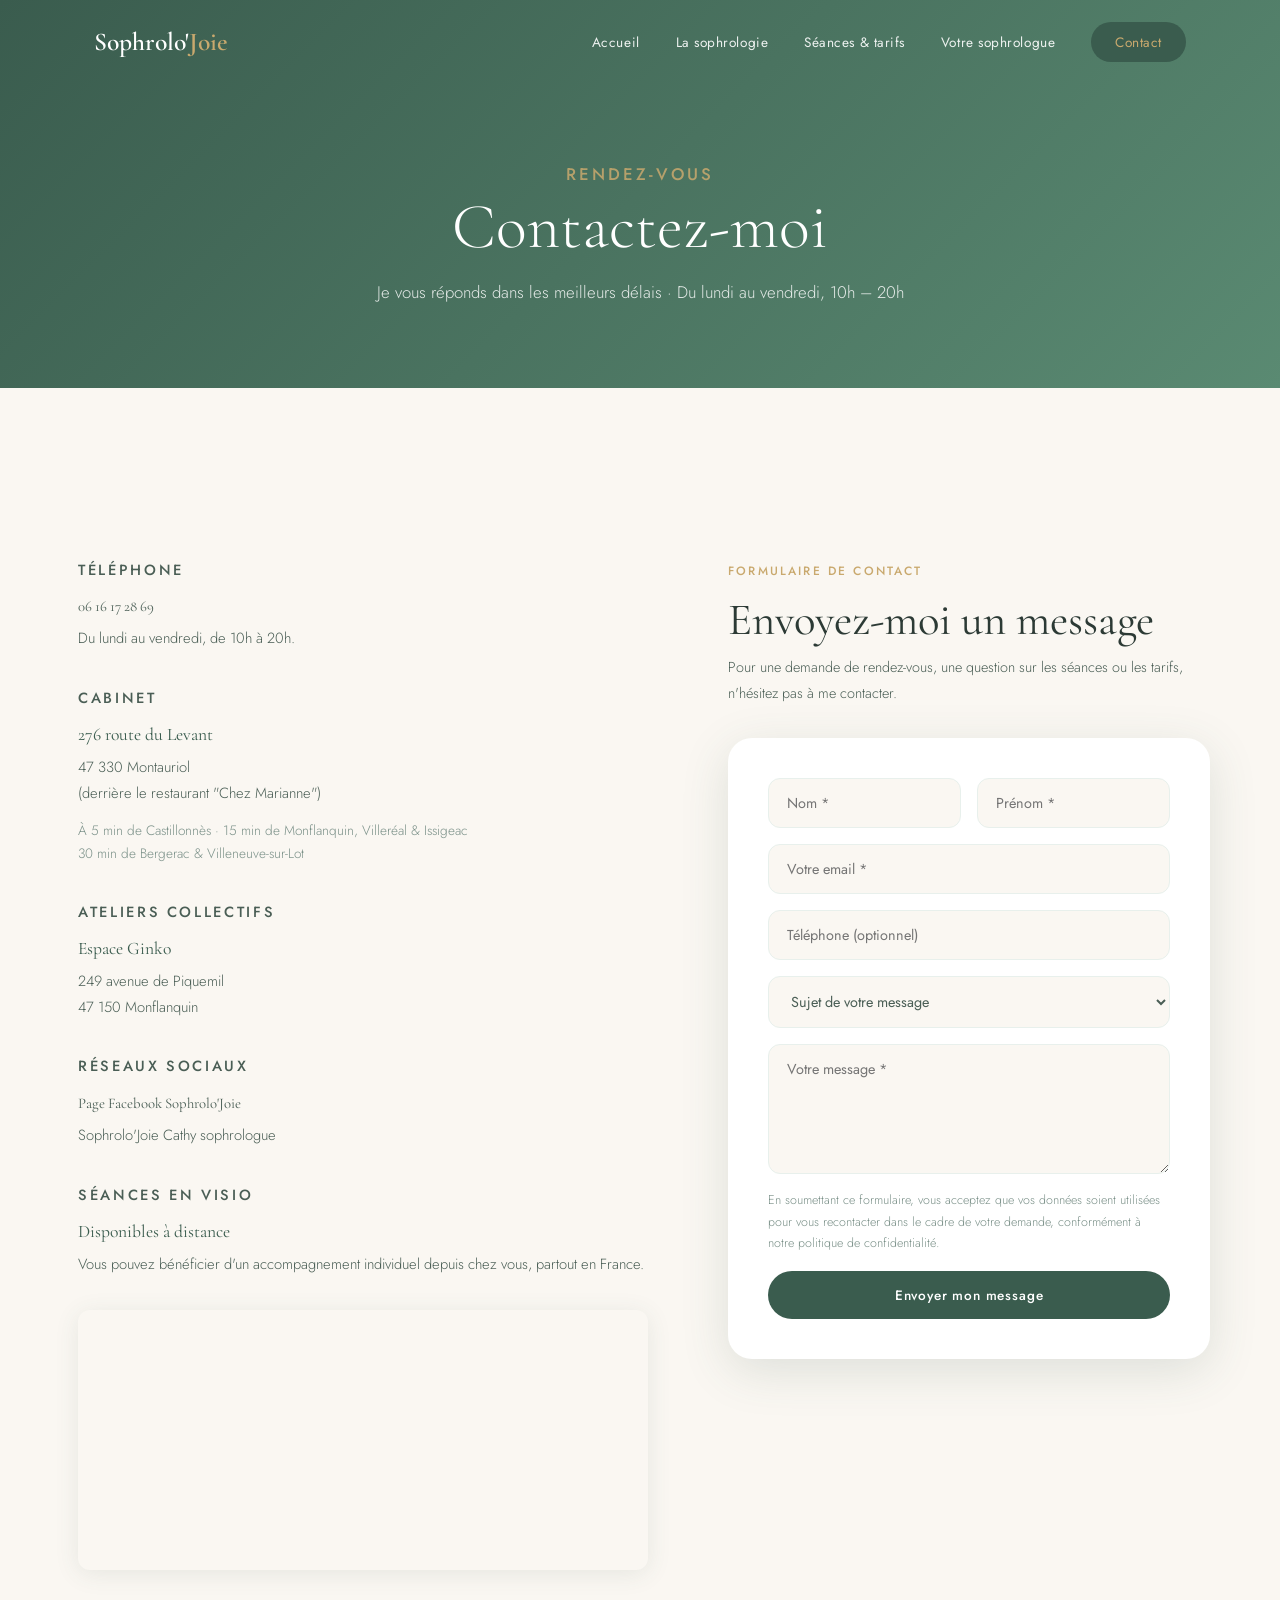
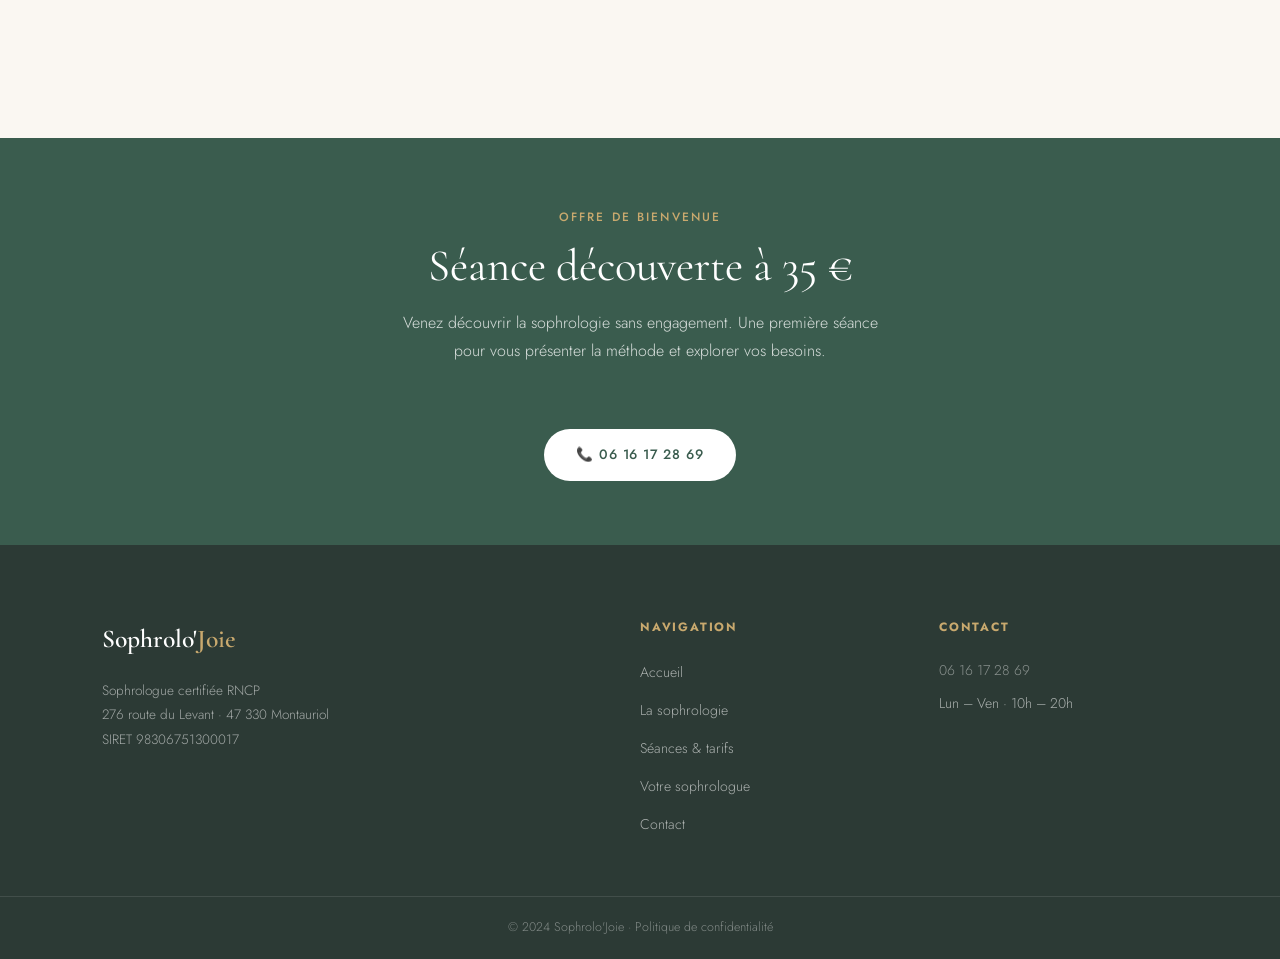
<file: contact.html>
<!DOCTYPE html>
<html lang="fr">
<head>
  <meta charset="UTF-8" />
  <meta name="viewport" content="width=device-width, initial-scale=1.0" />
  <title>Contact – Sophrolo'Joie | Cathy de Almeida Sophrologue</title>
  <meta name="description" content="Contactez Cathy de Almeida, sophrologue à Montauriol. Prise de rendez-vous par téléphone, formulaire ou Facebook. Cabinet 276 route du Levant 47330 Montauriol." />
  <link rel="preconnect" href="https://fonts.googleapis.com" />
  <link rel="preconnect" href="https://fonts.gstatic.com" crossorigin />
  <link href="https://fonts.googleapis.com/css2?family=Cormorant+Garamond:ital,wght@0,300;0,400;0,600;1,300;1,400&family=Jost:wght@300;400;500&display=swap" rel="stylesheet" />
  <link rel="stylesheet" href="styles.css" />
</head>
<body>

  <header class="header scrolled" id="header">
    <nav class="nav container">
      <a href="index.html" class="logo">Sophrolo'<span>Joie</span></a>
      <button class="nav-toggle" id="navToggle" aria-label="Menu">
        <span></span><span></span><span></span>
      </button>
      <ul class="nav-links" id="navLinks">
        <li><a href="index.html">Accueil</a></li>
        <li><a href="la-sophrologie.html">La sophrologie</a></li>
        <li><a href="seances-et-tarifs.html">Séances & tarifs</a></li>
        <li><a href="votre-sophrologue.html">Votre sophrologue</a></li>
        <li><a href="contact.html" class="btn-nav active">Contact</a></li>
      </ul>
    </nav>
  </header>

  <section class="page-hero">
    <div class="container">
      <p class="section-label">Rendez-vous</p>
      <h1>Contactez-moi</h1>
      <p>Je vous réponds dans les meilleurs délais · Du lundi au vendredi, 10h – 20h</p>
    </div>
  </section>

  <!-- CONTACT GRID -->
  <section class="section">
    <div class="container contact-page-grid">

      <!-- INFOS -->
      <div>
        <div class="contact-info-block reveal">
          <p class="section-label">Téléphone</p>
          <h3><a href="tel:0616172869">06 16 17 28 69</a></h3>
          <p>Du lundi au vendredi, de 10h à 20h.</p>
        </div>

        <div class="contact-info-block reveal">
          <p class="section-label">Cabinet</p>
          <h3>276 route du Levant</h3>
          <p>47 330 Montauriol<br />(derrière le restaurant "Chez Marianne")</p>
          <p style="margin-top:12px; font-size:0.85rem; color:var(--text-light);">
            À 5 min de Castillonnès · 15 min de Monflanquin, Villeréal & Issigeac<br />
            30 min de Bergerac & Villeneuve-sur-Lot
          </p>
        </div>

        <div class="contact-info-block reveal">
          <p class="section-label">Ateliers collectifs</p>
          <h3>Espace Ginko</h3>
          <p>249 avenue de Piquemil<br />47 150 Monflanquin</p>
        </div>

        <div class="contact-info-block reveal">
          <p class="section-label">Réseaux sociaux</p>
          <h3><a href="https://www.facebook.com" target="_blank" rel="noopener">Page Facebook Sophrolo'Joie</a></h3>
          <p>Sophrolo'Joie Cathy sophrologue</p>
        </div>

        <div class="contact-info-block reveal">
          <p class="section-label">Séances en visio</p>
          <h3>Disponibles à distance</h3>
          <p>Vous pouvez bénéficier d'un accompagnement individuel depuis chez vous, partout en France.</p>
        </div>

        <!-- CARTE -->
        <div class="map-embed reveal">
          <iframe
            src="https://www.google.com/maps/embed?pb=!1m18!1m12!1m3!1d2840.0!2d0.7850!3d44.6450!2m3!1f0!2f0!3f0!3m2!1i1024!2i768!4f13.1!3m3!1m2!1s0x12aabf9e3b8b4b4b%3A0x0!2sMontauriol%2C%2047330!5e0!3m2!1sfr!2sfr!4v1700000000000!5m2!1sfr!2sfr"
            width="100%"
            height="260"
            style="border:0;"
            allowfullscreen=""
            loading="lazy"
            referrerpolicy="no-referrer-when-downgrade"
            title="Localisation du cabinet Sophrolo'Joie"
          ></iframe>
        </div>
      </div>

      <!-- FORMULAIRE -->
      <div class="contact-page-form reveal">
        <p class="section-label">Formulaire de contact</p>
        <h2 style="margin-bottom:8px;">Envoyez-moi un message</h2>
        <p style="color:var(--text-mid); margin-bottom:32px; font-size:0.9rem;">Pour une demande de rendez-vous, une question sur les séances ou les tarifs, n'hésitez pas à me contacter.</p>

        <form class="contact-form" id="contactForm">
          <div class="form-row">
            <input type="text" name="nom" placeholder="Nom *" required />
            <input type="text" name="prenom" placeholder="Prénom *" required />
          </div>
          <input type="email" name="email" placeholder="Votre email *" required />
          <input type="tel" name="tel" placeholder="Téléphone (optionnel)" />
          <select name="sujet" style="padding:14px 18px; border:1.5px solid var(--green-pale); border-radius:12px; font-family:var(--font-body); font-size:0.9rem; color:var(--text-mid); background:var(--cream); outline:none; width:100%;">
            <option value="">Sujet de votre message</option>
            <option>Demande de rendez-vous</option>
            <option>Renseignements sur les séances</option>
            <option>Renseignements sur les tarifs</option>
            <option>Atelier collectif</option>
            <option>Autre</option>
          </select>
          <textarea name="message" placeholder="Votre message *" rows="5" required></textarea>
          <p style="font-size:0.78rem; color:var(--text-light);">En soumettant ce formulaire, vous acceptez que vos données soient utilisées pour vous recontacter dans le cadre de votre demande, conformément à notre politique de confidentialité.</p>
          <button type="submit" class="btn btn-primary">Envoyer mon message</button>
          <p class="form-success" id="formSuccess">✅ Merci, votre message a bien été envoyé ! Je vous répondrai dans les meilleurs délais.</p>
        </form>
      </div>

    </div>
  </section>

  <!-- OFFRE RAPPEL -->
  <section class="section bg-green" style="padding:64px 0;">
    <div class="container" style="text-align:center;">
      <p class="section-label" style="color:var(--gold);">Offre de bienvenue</p>
      <h2 style="color:var(--warm-white); margin-bottom:16px;">Séance découverte à 35 €</h2>
      <p style="color:rgba(255,255,255,0.8); max-width:480px; margin:0 auto 32px;">Venez découvrir la sophrologie sans engagement. Une première séance pour vous présenter la méthode et explorer vos besoins.</p>
      <a href="tel:0616172869" class="btn btn-white">📞 06 16 17 28 69</a>
    </div>
  </section>

  <footer class="footer">
    <div class="container footer-inner">
      <div class="footer-brand">
        <a href="index.html" class="logo">Sophrolo'<span>Joie</span></a>
        <p>Sophrologue certifiée RNCP<br />276 route du Levant · 47 330 Montauriol</p>
        <p>SIRET 98306751300017</p>
      </div>
      <div class="footer-links">
        <h4>Navigation</h4>
        <ul>
          <li><a href="index.html">Accueil</a></li>
          <li><a href="la-sophrologie.html">La sophrologie</a></li>
          <li><a href="seances-et-tarifs.html">Séances & tarifs</a></li>
          <li><a href="votre-sophrologue.html">Votre sophrologue</a></li>
          <li><a href="contact.html">Contact</a></li>
        </ul>
      </div>
      <div class="footer-contact">
        <h4>Contact</h4>
        <p><a href="tel:0616172869">06 16 17 28 69</a></p>
        <p>Lun – Ven · 10h – 20h</p>
      </div>
    </div>
    <div class="footer-bottom">
      <p>© 2024 Sophrolo'Joie · <a href="#">Politique de confidentialité</a></p>
    </div>
  </footer>

  <script src="script.js"></script>
</body>
</html>
</file>
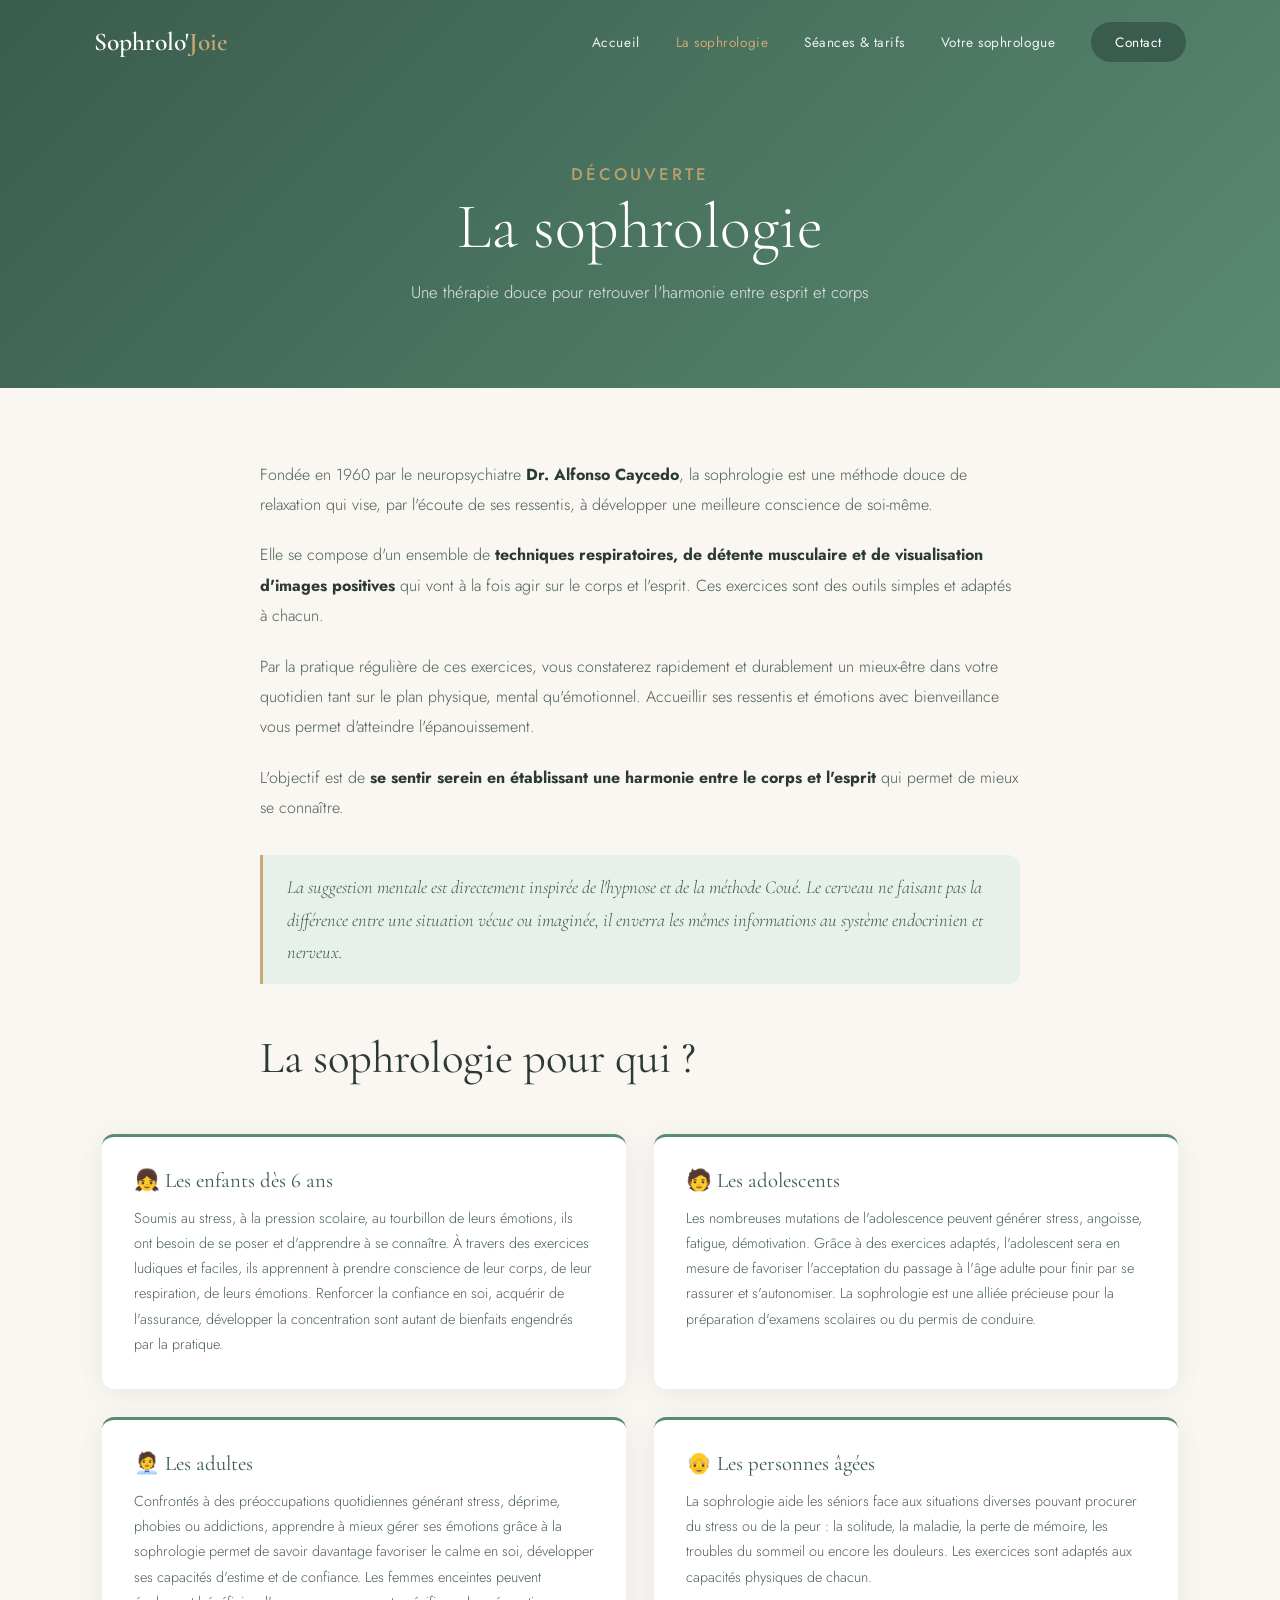
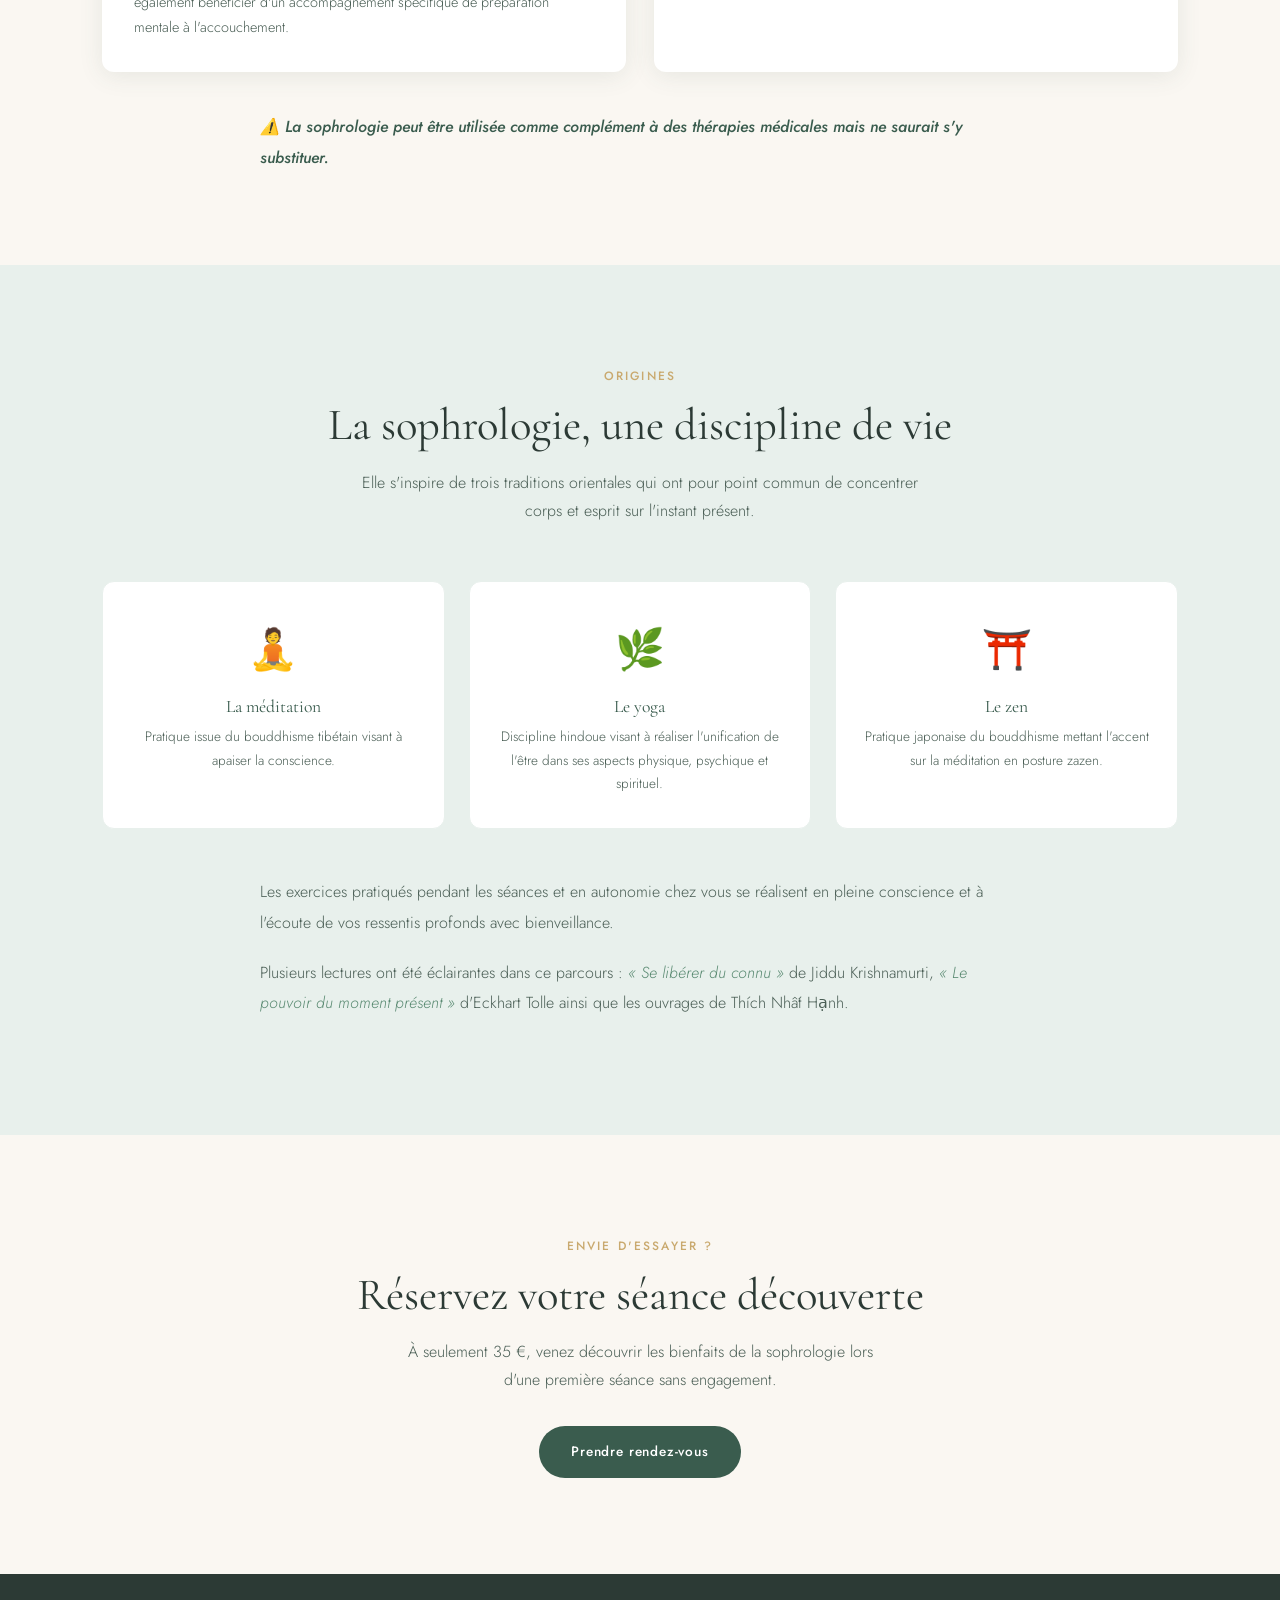
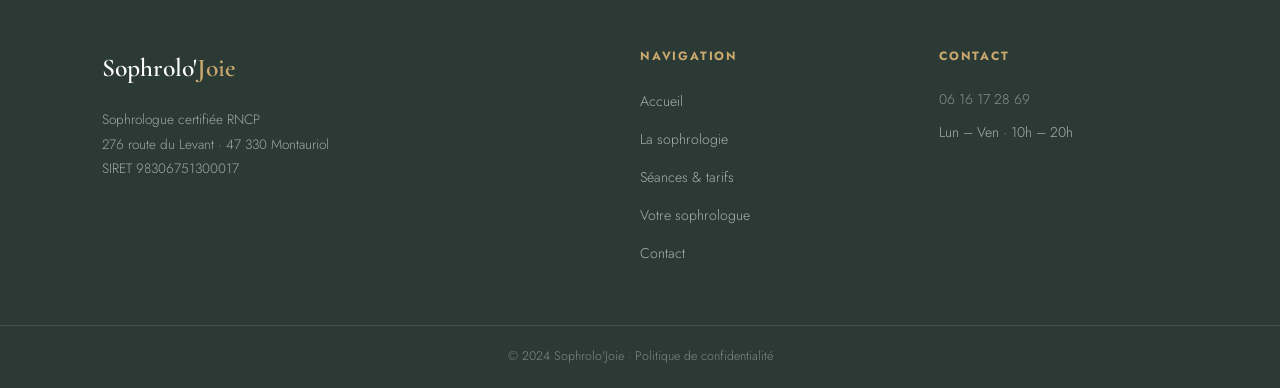
<file: la-sophrologie.html>
<!DOCTYPE html>
<html lang="fr">
<head>
  <meta charset="UTF-8" />
  <meta name="viewport" content="width=device-width, initial-scale=1.0" />
  <title>La sophrologie – Sophrolo'Joie | Cathy de Almeida</title>
  <meta name="description" content="Découvrez la sophrologie : une méthode douce de relaxation fondée en 1960. Thérapie pour enfants, adolescents, adultes et séniors." />
  <link rel="preconnect" href="https://fonts.googleapis.com" />
  <link rel="preconnect" href="https://fonts.gstatic.com" crossorigin />
  <link href="https://fonts.googleapis.com/css2?family=Cormorant+Garamond:ital,wght@0,300;0,400;0,600;1,300;1,400&family=Jost:wght@300;400;500&display=swap" rel="stylesheet" />
  <link rel="stylesheet" href="styles.css" />
</head>
<body>

  <header class="header scrolled" id="header">
    <nav class="nav container">
      <a href="index.html" class="logo">Sophrolo'<span>Joie</span></a>
      <button class="nav-toggle" id="navToggle" aria-label="Menu">
        <span></span><span></span><span></span>
      </button>
      <ul class="nav-links" id="navLinks">
        <li><a href="index.html">Accueil</a></li>
        <li><a href="la-sophrologie.html" class="active">La sophrologie</a></li>
        <li><a href="seances-et-tarifs.html">Séances & tarifs</a></li>
        <li><a href="votre-sophrologue.html">Votre sophrologue</a></li>
        <li><a href="contact.html" class="btn-nav">Contact</a></li>
      </ul>
    </nav>
  </header>

  <!-- PAGE HERO -->
  <section class="page-hero">
    <div class="container">
      <p class="section-label">Découverte</p>
      <h1>La sophrologie</h1>
      <p>Une thérapie douce pour retrouver l'harmonie entre esprit et corps</p>
    </div>
  </section>

  <!-- INTRO -->
  <section class="content-section section">
    <div class="container">
      <div class="content-prose">
        <p class="reveal">Fondée en 1960 par le neuropsychiatre <strong>Dr. Alfonso Caycedo</strong>, la sophrologie est une méthode douce de relaxation qui vise, par l'écoute de ses ressentis, à développer une meilleure conscience de soi-même.</p>
        <p class="reveal">Elle se compose d'un ensemble de <strong>techniques respiratoires, de détente musculaire et de visualisation d'images positives</strong> qui vont à la fois agir sur le corps et l'esprit. Ces exercices sont des outils simples et adaptés à chacun.</p>
        <p class="reveal">Par la pratique régulière de ces exercices, vous constaterez rapidement et durablement un mieux-être dans votre quotidien tant sur le plan physique, mental qu'émotionnel. Accueillir ses ressentis et émotions avec bienveillance vous permet d'atteindre l'épanouissement.</p>
        <p class="reveal">L'objectif est de <strong>se sentir serein en établissant une harmonie entre le corps et l'esprit</strong> qui permet de mieux se connaître.</p>

        <div class="quote reveal">
          La suggestion mentale est directement inspirée de l'hypnose et de la méthode Coué. Le cerveau ne faisant pas la différence entre une situation vécue ou imaginée, il enverra les mêmes informations au système endocrinien et nerveux.
        </div>

        <h2 class="reveal">La sophrologie pour qui ?</h2>
      </div>

      <!-- AUDIENCES -->
      <div class="audience-grid">
        <div class="audience-card reveal">
          <h3>👧 Les enfants dès 6 ans</h3>
          <p>Soumis au stress, à la pression scolaire, au tourbillon de leurs émotions, ils ont besoin de se poser et d'apprendre à se connaître. À travers des exercices ludiques et faciles, ils apprennent à prendre conscience de leur corps, de leur respiration, de leurs émotions. Renforcer la confiance en soi, acquérir de l'assurance, développer la concentration sont autant de bienfaits engendrés par la pratique.</p>
        </div>
        <div class="audience-card reveal">
          <h3>🧑 Les adolescents</h3>
          <p>Les nombreuses mutations de l'adolescence peuvent générer stress, angoisse, fatigue, démotivation. Grâce à des exercices adaptés, l'adolescent sera en mesure de favoriser l'acceptation du passage à l'âge adulte pour finir par se rassurer et s'autonomiser. La sophrologie est une alliée précieuse pour la préparation d'examens scolaires ou du permis de conduire.</p>
        </div>
        <div class="audience-card reveal">
          <h3>🧑‍💼 Les adultes</h3>
          <p>Confrontés à des préoccupations quotidiennes générant stress, déprime, phobies ou addictions, apprendre à mieux gérer ses émotions grâce à la sophrologie permet de savoir davantage favoriser le calme en soi, développer ses capacités d'estime et de confiance. Les femmes enceintes peuvent également bénéficier d'un accompagnement spécifique de préparation mentale à l'accouchement.</p>
        </div>
        <div class="audience-card reveal">
          <h3>👴 Les personnes âgées</h3>
          <p>La sophrologie aide les séniors face aux situations diverses pouvant procurer du stress ou de la peur : la solitude, la maladie, la perte de mémoire, les troubles du sommeil ou encore les douleurs. Les exercices sont adaptés aux capacités physiques de chacun.</p>
        </div>
      </div>

      <div class="content-prose" style="margin-top:40px;">
        <p class="reveal" style="font-weight:500; color:var(--green-dark); font-style:italic;">⚠️ La sophrologie peut être utilisée comme complément à des thérapies médicales mais ne saurait s'y substituer.</p>
      </div>
    </div>
  </section>

  <!-- TRADITIONS -->
  <section class="section bg-light">
    <div class="container">
      <div class="section-header reveal">
        <p class="section-label">Origines</p>
        <h2>La sophrologie, une discipline de vie</h2>
        <p style="color:var(--text-mid); max-width:560px; margin:16px auto 0;">Elle s'inspire de trois traditions orientales qui ont pour point commun de concentrer corps et esprit sur l'instant présent.</p>
      </div>
      <div class="traditions-grid">
        <div class="tradition-card reveal">
          <div class="icon">🧘</div>
          <h3>La méditation</h3>
          <p>Pratique issue du bouddhisme tibétain visant à apaiser la conscience.</p>
        </div>
        <div class="tradition-card reveal">
          <div class="icon">🌿</div>
          <h3>Le yoga</h3>
          <p>Discipline hindoue visant à réaliser l'unification de l'être dans ses aspects physique, psychique et spirituel.</p>
        </div>
        <div class="tradition-card reveal">
          <div class="icon">⛩️</div>
          <h3>Le zen</h3>
          <p>Pratique japonaise du bouddhisme mettant l'accent sur la méditation en posture zazen.</p>
        </div>
      </div>
      <div class="content-prose" style="margin-top:48px;">
        <p class="reveal">Les exercices pratiqués pendant les séances et en autonomie chez vous se réalisent en pleine conscience et à l'écoute de vos ressentis profonds avec bienveillance.</p>
        <p class="reveal">Plusieurs lectures ont été éclairantes dans ce parcours : <em>« Se libérer du connu »</em> de Jiddu Krishnamurti, <em>« Le pouvoir du moment présent »</em> d'Eckhart Tolle ainsi que les ouvrages de Thích Nhất Hạnh.</p>
      </div>
    </div>
  </section>

  <!-- CTA -->
  <section class="section" style="text-align:center;">
    <div class="container">
      <p class="section-label reveal">Envie d'essayer ?</p>
      <h2 class="reveal">Réservez votre séance découverte</h2>
      <p class="reveal" style="color:var(--text-mid); max-width:480px; margin:16px auto 32px;">À seulement 35 €, venez découvrir les bienfaits de la sophrologie lors d'une première séance sans engagement.</p>
      <a href="contact.html" class="btn btn-primary reveal">Prendre rendez-vous</a>
    </div>
  </section>

  <footer class="footer">
    <div class="container footer-inner">
      <div class="footer-brand">
        <a href="index.html" class="logo">Sophrolo'<span>Joie</span></a>
        <p>Sophrologue certifiée RNCP<br />276 route du Levant · 47 330 Montauriol</p>
        <p>SIRET 98306751300017</p>
      </div>
      <div class="footer-links">
        <h4>Navigation</h4>
        <ul>
          <li><a href="index.html">Accueil</a></li>
          <li><a href="la-sophrologie.html">La sophrologie</a></li>
          <li><a href="seances-et-tarifs.html">Séances & tarifs</a></li>
          <li><a href="votre-sophrologue.html">Votre sophrologue</a></li>
          <li><a href="contact.html">Contact</a></li>
        </ul>
      </div>
      <div class="footer-contact">
        <h4>Contact</h4>
        <p><a href="tel:0616172869">06 16 17 28 69</a></p>
        <p>Lun – Ven · 10h – 20h</p>
      </div>
    </div>
    <div class="footer-bottom">
      <p>© 2024 Sophrolo'Joie · <a href="#">Politique de confidentialité</a></p>
    </div>
  </footer>

  <script src="script.js"></script>
</body>
</html>
</file>
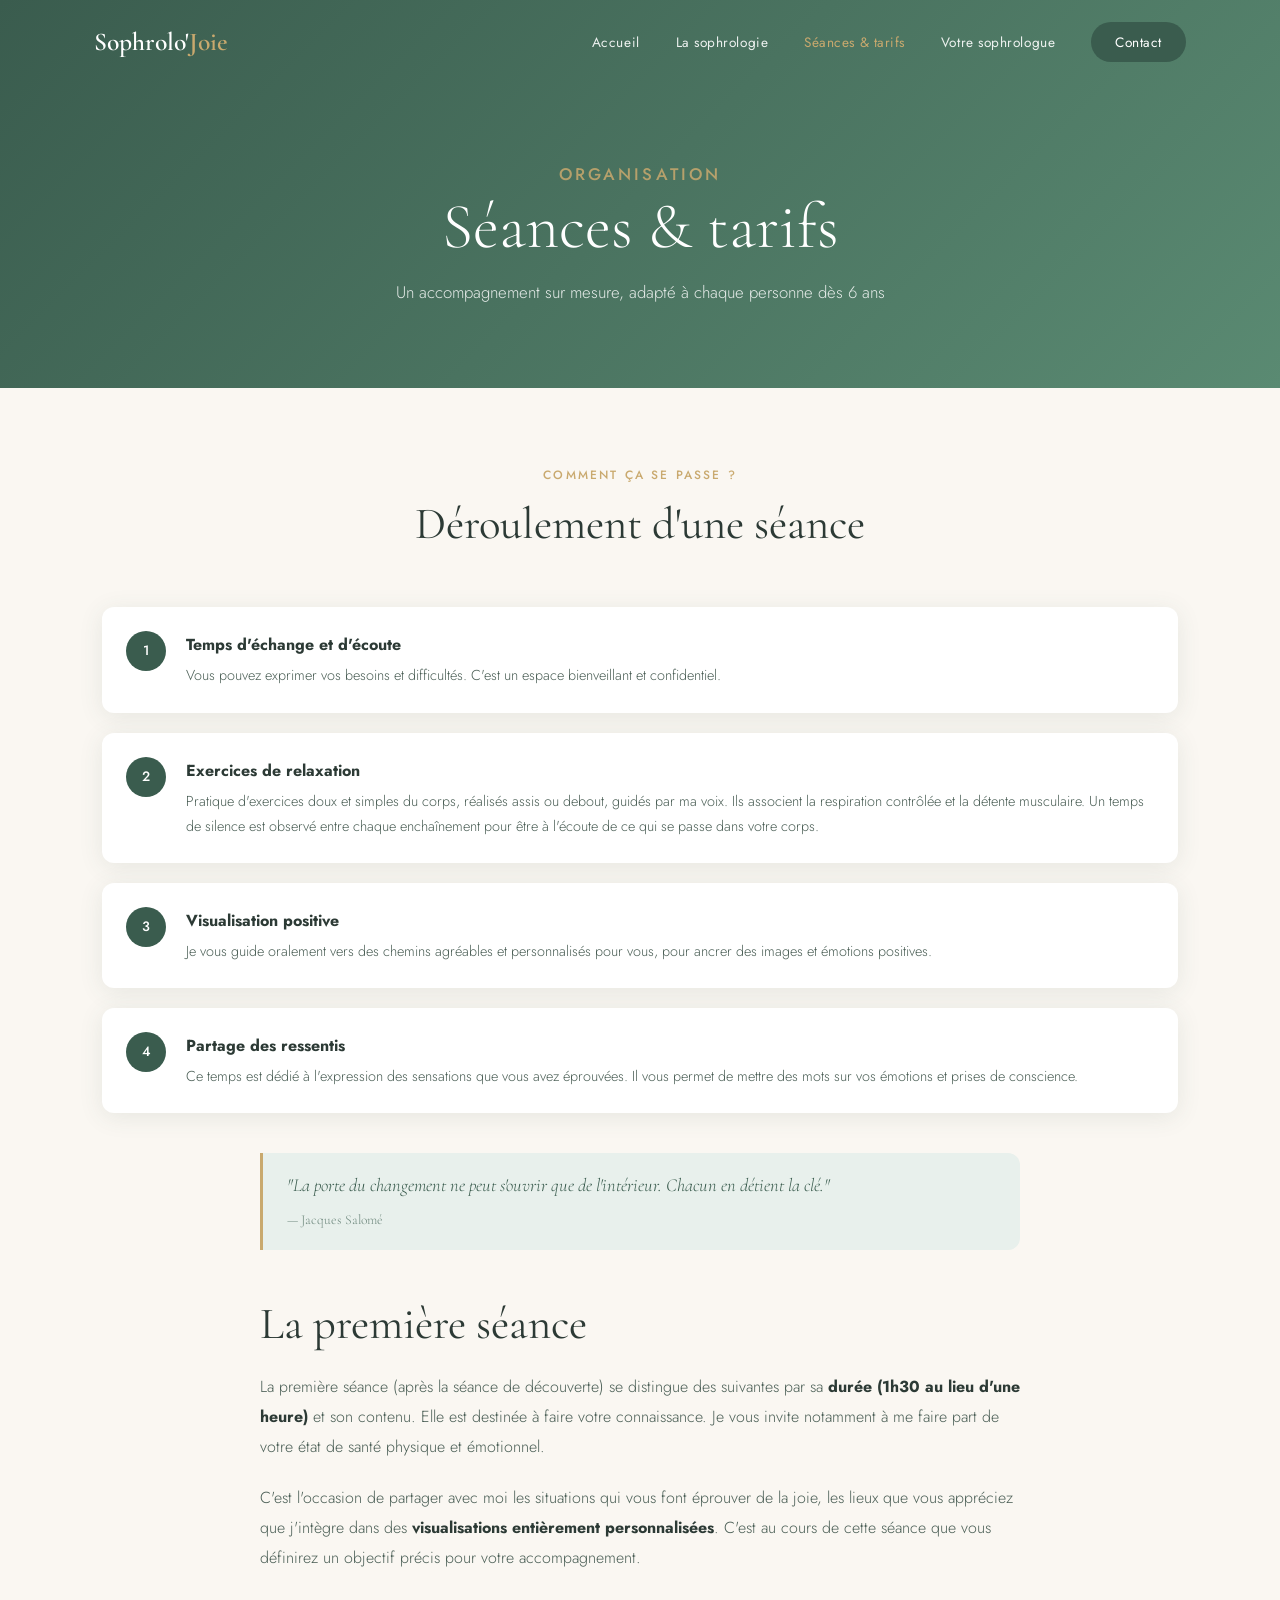
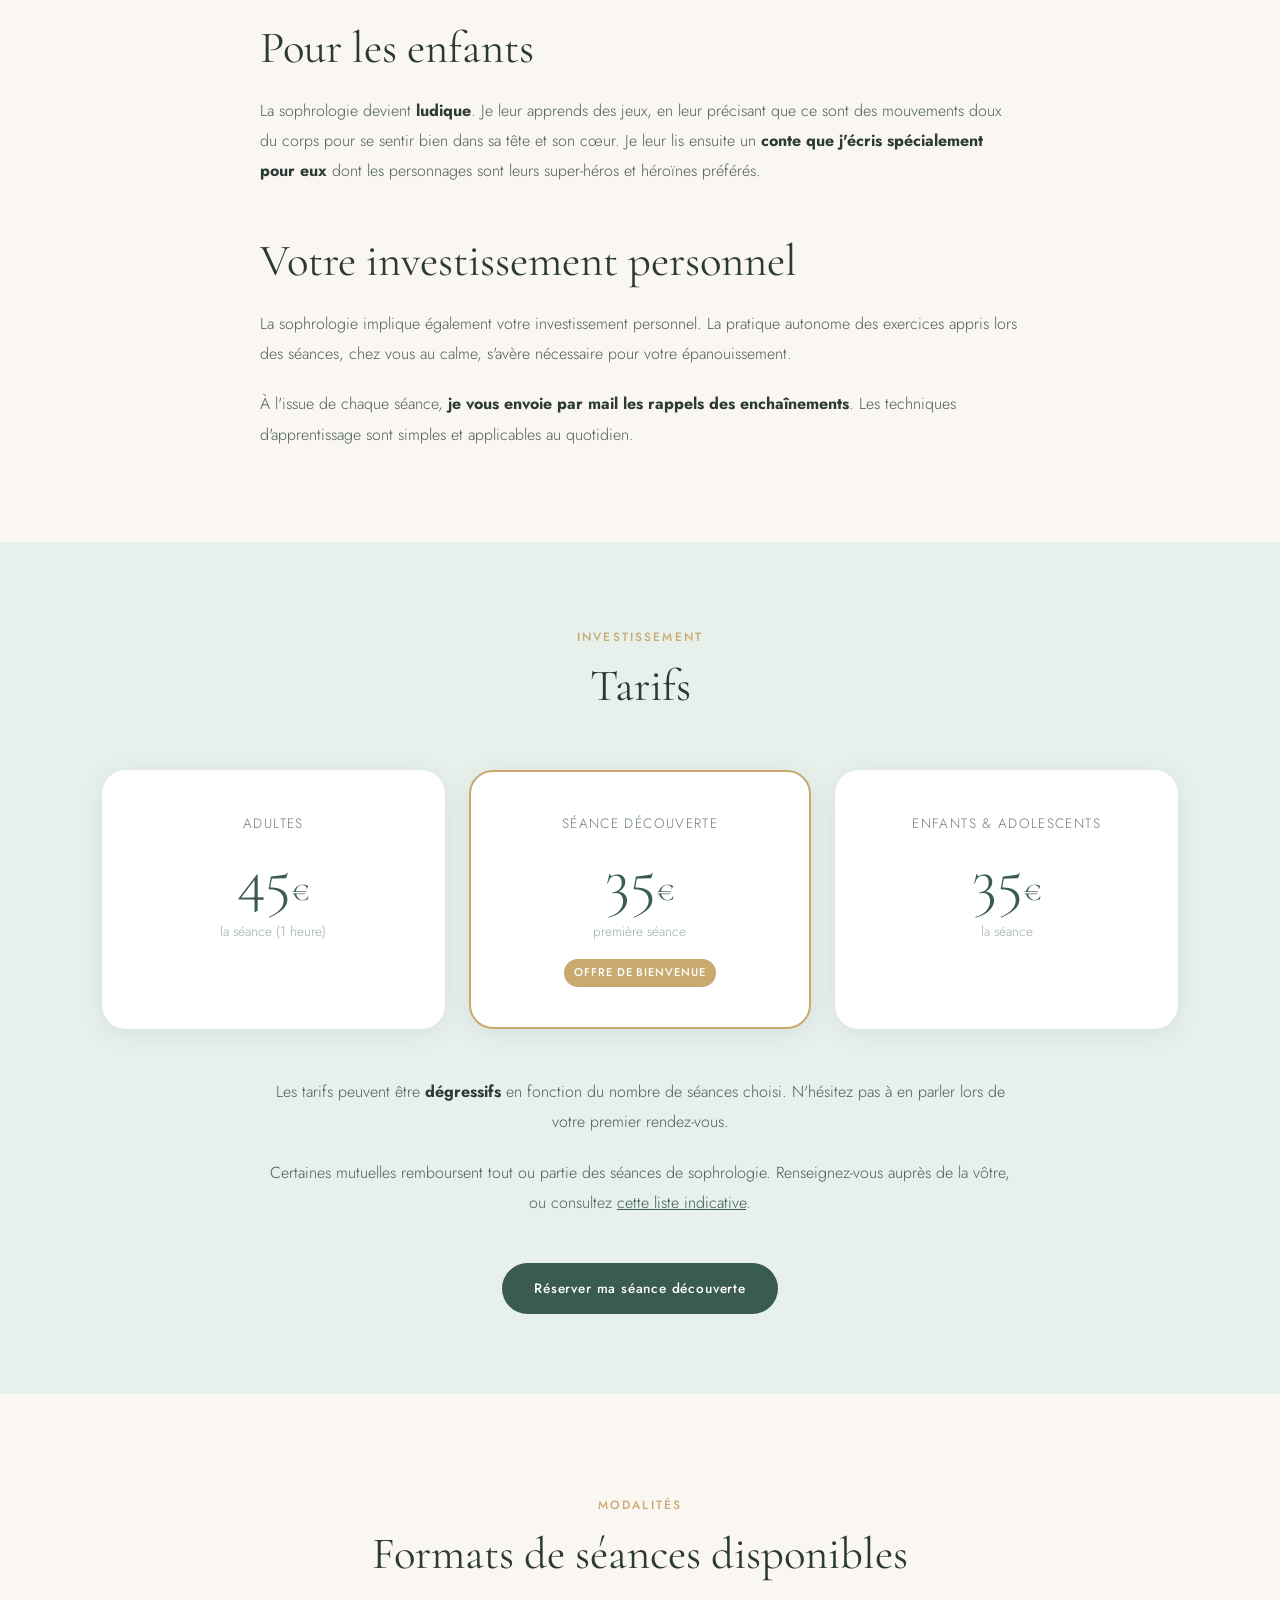
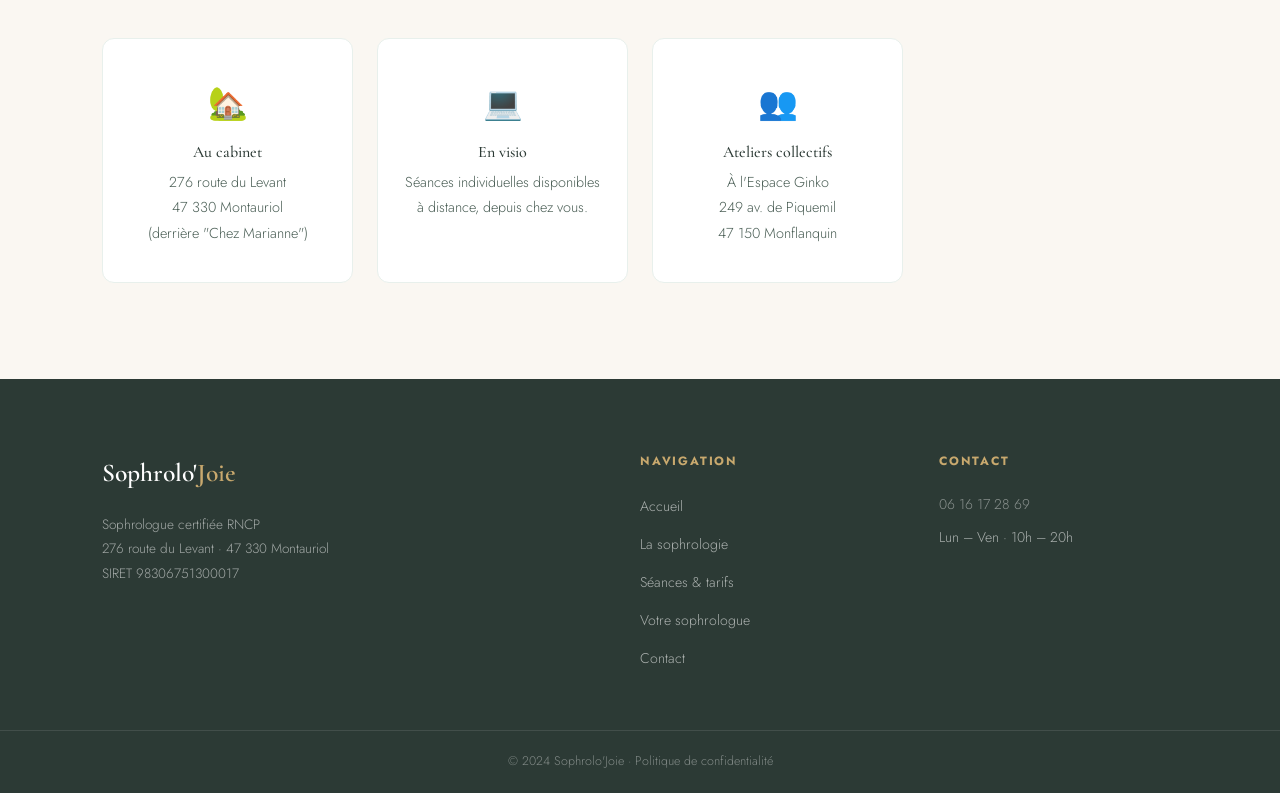
<file: seances-et-tarifs.html>
<!DOCTYPE html>
<html lang="fr">
<head>
  <meta charset="UTF-8" />
  <meta name="viewport" content="width=device-width, initial-scale=1.0" />
  <title>Séances & Tarifs – Sophrolo'Joie | Sophrologie Montauriol</title>
  <meta name="description" content="Déroulement d'une séance de sophrologie, tarifs adultes (45€), enfants et ados (35€), séance découverte (35€). Cabinet à Montauriol, séances en visio disponibles." />
  <link rel="preconnect" href="https://fonts.googleapis.com" />
  <link rel="preconnect" href="https://fonts.gstatic.com" crossorigin />
  <link href="https://fonts.googleapis.com/css2?family=Cormorant+Garamond:ital,wght@0,300;0,400;0,600;1,300;1,400&family=Jost:wght@300;400;500&display=swap" rel="stylesheet" />
  <link rel="stylesheet" href="styles.css" />
</head>
<body>

  <header class="header scrolled" id="header">
    <nav class="nav container">
      <a href="index.html" class="logo">Sophrolo'<span>Joie</span></a>
      <button class="nav-toggle" id="navToggle" aria-label="Menu">
        <span></span><span></span><span></span>
      </button>
      <ul class="nav-links" id="navLinks">
        <li><a href="index.html">Accueil</a></li>
        <li><a href="la-sophrologie.html">La sophrologie</a></li>
        <li><a href="seances-et-tarifs.html" class="active">Séances & tarifs</a></li>
        <li><a href="votre-sophrologue.html">Votre sophrologue</a></li>
        <li><a href="contact.html" class="btn-nav">Contact</a></li>
      </ul>
    </nav>
  </header>

  <section class="page-hero">
    <div class="container">
      <p class="section-label">Organisation</p>
      <h1>Séances & tarifs</h1>
      <p>Un accompagnement sur mesure, adapté à chaque personne dès 6 ans</p>
    </div>
  </section>

  <!-- DÉROULEMENT -->
  <section class="content-section section">
    <div class="container">
      <div class="section-header reveal">
        <p class="section-label">Comment ça se passe ?</p>
        <h2>Déroulement d'une séance</h2>
      </div>

      <div class="deroulement-list">
        <div class="deroulement-item reveal">
          <div class="deroulement-num">1</div>
          <div>
            <strong>Temps d'échange et d'écoute</strong>
            <p>Vous pouvez exprimer vos besoins et difficultés. C'est un espace bienveillant et confidentiel.</p>
          </div>
        </div>
        <div class="deroulement-item reveal">
          <div class="deroulement-num">2</div>
          <div>
            <strong>Exercices de relaxation</strong>
            <p>Pratique d'exercices doux et simples du corps, réalisés assis ou debout, guidés par ma voix. Ils associent la respiration contrôlée et la détente musculaire. Un temps de silence est observé entre chaque enchaînement pour être à l'écoute de ce qui se passe dans votre corps.</p>
          </div>
        </div>
        <div class="deroulement-item reveal">
          <div class="deroulement-num">3</div>
          <div>
            <strong>Visualisation positive</strong>
            <p>Je vous guide oralement vers des chemins agréables et personnalisés pour vous, pour ancrer des images et émotions positives.</p>
          </div>
        </div>
        <div class="deroulement-item reveal">
          <div class="deroulement-num">4</div>
          <div>
            <strong>Partage des ressentis</strong>
            <p>Ce temps est dédié à l'expression des sensations que vous avez éprouvées. Il vous permet de mettre des mots sur vos émotions et prises de conscience.</p>
          </div>
        </div>
      </div>

      <div class="content-prose">
        <div class="quote reveal">
          "La porte du changement ne peut s'ouvrir que de l'intérieur. Chacun en détient la clé."
          <br /><small style="font-size:0.85rem; opacity:0.7; font-style:normal;">— Jacques Salomé</small>
        </div>

        <h2 class="reveal">La première séance</h2>
        <p class="reveal">La première séance (après la séance de découverte) se distingue des suivantes par sa <strong>durée (1h30 au lieu d'une heure)</strong> et son contenu. Elle est destinée à faire votre connaissance. Je vous invite notamment à me faire part de votre état de santé physique et émotionnel.</p>
        <p class="reveal">C'est l'occasion de partager avec moi les situations qui vous font éprouver de la joie, les lieux que vous appréciez que j'intègre dans des <strong>visualisations entièrement personnalisées</strong>. C'est au cours de cette séance que vous définirez un objectif précis pour votre accompagnement.</p>

        <h2 class="reveal">Pour les enfants</h2>
        <p class="reveal">La sophrologie devient <strong>ludique</strong>. Je leur apprends des jeux, en leur précisant que ce sont des mouvements doux du corps pour se sentir bien dans sa tête et son cœur. Je leur lis ensuite un <strong>conte que j'écris spécialement pour eux</strong> dont les personnages sont leurs super-héros et héroïnes préférés.</p>

        <h2 class="reveal">Votre investissement personnel</h2>
        <p class="reveal">La sophrologie implique également votre investissement personnel. La pratique autonome des exercices appris lors des séances, chez vous au calme, s'avère nécessaire pour votre épanouissement.</p>
        <p class="reveal">À l'issue de chaque séance, <strong>je vous envoie par mail les rappels des enchaînements</strong>. Les techniques d'apprentissage sont simples et applicables au quotidien.</p>
      </div>
    </div>
  </section>

  <!-- TARIFS -->
  <section class="tarifs-section">
    <div class="container">
      <div class="section-header reveal">
        <p class="section-label">Investissement</p>
        <h2>Tarifs</h2>
      </div>
      <div class="tarifs-full">
        <div class="tarif-full-card reveal">
          <p class="tarif-public">Adultes</p>
          <p class="tarif-price">45<span>€</span></p>
          <p class="tarif-desc">la séance (1 heure)</p>
        </div>
        <div class="tarif-full-card highlight reveal">
          <p class="tarif-public">Séance découverte</p>
          <p class="tarif-price">35<span>€</span></p>
          <p class="tarif-desc">première séance</p>
          <span class="badge" style="margin-top:16px; display:inline-block;">Offre de bienvenue</span>
        </div>
        <div class="tarif-full-card reveal">
          <p class="tarif-public">Enfants & Adolescents</p>
          <p class="tarif-price">35<span>€</span></p>
          <p class="tarif-desc">la séance</p>
        </div>
      </div>
      <div class="content-prose" style="text-align:center;">
        <p class="reveal">Les tarifs peuvent être <strong>dégressifs</strong> en fonction du nombre de séances choisi. N'hésitez pas à en parler lors de votre premier rendez-vous.</p>
        <p class="reveal">Certaines mutuelles remboursent tout ou partie des séances de sophrologie. Renseignez-vous auprès de la vôtre, ou consultez <a href="https://www.resalib.fr/remboursement/mutuelle/specialite/34-sophrologue" target="_blank" rel="noopener" style="color:var(--green-dark); text-decoration:underline;">cette liste indicative</a>.</p>
        <a href="contact.html" class="btn btn-primary reveal" style="margin-top:24px;">Réserver ma séance découverte</a>
      </div>
    </div>
  </section>

  <!-- FORMATS -->
  <section class="section">
    <div class="container">
      <div class="section-header reveal">
        <p class="section-label">Modalités</p>
        <h2>Formats de séances disponibles</h2>
      </div>
      <div class="infos-grid">
        <div class="info-card reveal">
          <div class="info-icon">🏡</div>
          <h3>Au cabinet</h3>
          <p>276 route du Levant<br />47 330 Montauriol<br />(derrière "Chez Marianne")</p>
        </div>
        <div class="info-card reveal">
          <div class="info-icon">💻</div>
          <h3>En visio</h3>
          <p>Séances individuelles disponibles à distance, depuis chez vous.</p>
        </div>
        <div class="info-card reveal">
          <div class="info-icon">👥</div>
          <h3>Ateliers collectifs</h3>
          <p>À l'Espace Ginko<br />249 av. de Piquemil<br />47 150 Monflanquin</p>
        </div>
        <div class="info-card reveal">
          <div class="info-icon">🕐</div>
          <h3>Horaires</h3>
          <p>Lundi – Vendredi<br /><strong>10h – 20h</strong></p>
        </div>
      </div>
    </div>
  </section>

  <footer class="footer">
    <div class="container footer-inner">
      <div class="footer-brand">
        <a href="index.html" class="logo">Sophrolo'<span>Joie</span></a>
        <p>Sophrologue certifiée RNCP<br />276 route du Levant · 47 330 Montauriol</p>
        <p>SIRET 98306751300017</p>
      </div>
      <div class="footer-links">
        <h4>Navigation</h4>
        <ul>
          <li><a href="index.html">Accueil</a></li>
          <li><a href="la-sophrologie.html">La sophrologie</a></li>
          <li><a href="seances-et-tarifs.html">Séances & tarifs</a></li>
          <li><a href="votre-sophrologue.html">Votre sophrologue</a></li>
          <li><a href="contact.html">Contact</a></li>
        </ul>
      </div>
      <div class="footer-contact">
        <h4>Contact</h4>
        <p><a href="tel:0616172869">06 16 17 28 69</a></p>
        <p>Lun – Ven · 10h – 20h</p>
      </div>
    </div>
    <div class="footer-bottom">
      <p>© 2024 Sophrolo'Joie · <a href="#">Politique de confidentialité</a></p>
    </div>
  </footer>

  <script src="script.js"></script>
</body>
</html>
</file>
<file: styles.css>
/* ===== RESET & BASE ===== */
*, *::before, *::after { box-sizing: border-box; margin: 0; padding: 0; }

:root {
  --green-dark:   #3a5c4e;
  --green-mid:    #5a8a72;
  --green-light:  #a8c5b5;
  --green-pale:   #e8f0ec;
  --cream:        #faf7f2;
  --warm-white:   #ffffff;
  --text-dark:    #2c3a35;
  --text-mid:     #4a5e55;
  --text-light:   #7a9088;
  --gold:         #c9a96e;
  --gold-light:   #e8d5b0;

  --font-display: 'Cormorant Garamond', Georgia, serif;
  --font-body:    'Jost', sans-serif;

  --radius:    12px;
  --radius-lg: 24px;
  --shadow:    0 4px 24px rgba(58, 92, 78, 0.10);
  --shadow-lg: 0 12px 48px rgba(58, 92, 78, 0.15);

  --transition: 0.3s ease;
  --max-w: 1140px;
}

html { scroll-behavior: smooth; }

body {
  font-family: var(--font-body);
  font-weight: 300;
  font-size: 16px;
  line-height: 1.75;
  color: var(--text-dark);
  background: var(--cream);
  overflow-x: hidden;
}

img { max-width: 100%; display: block; }
a  { color: inherit; text-decoration: none; transition: color var(--transition); }

.container {
  max-width: var(--max-w);
  margin: 0 auto;
  padding: 0 32px;
}

.section { padding: 96px 0; }
.bg-light { background: var(--green-pale); }
.bg-green { background: var(--green-dark); }

/* ===== TYPOGRAPHY ===== */
h1, h2, h3 { font-family: var(--font-display); font-weight: 400; line-height: 1.2; }
h1 { font-size: clamp(2.4rem, 5vw, 4rem); }
h2 { font-size: clamp(1.8rem, 3.5vw, 2.8rem); }
h3 { font-size: 1.3rem; }

em { font-style: italic; color: var(--green-mid); }

.section-header { text-align: center; margin-bottom: 56px; }
.section-header.light h2, .section-header.light .section-label { color: var(--warm-white); }

.section-label {
  display: inline-block;
  font-size: 0.75rem;
  font-weight: 500;
  letter-spacing: 0.18em;
  text-transform: uppercase;
  color: var(--gold);
  margin-bottom: 12px;
}

/* ===== BUTTONS ===== */
.btn {
  display: inline-block;
  padding: 14px 32px;
  border-radius: 50px;
  font-family: var(--font-body);
  font-size: 0.85rem;
  font-weight: 500;
  letter-spacing: 0.06em;
  cursor: pointer;
  transition: all var(--transition);
  border: none;
}

.btn-primary {
  background: var(--green-dark);
  color: var(--warm-white);
}
.btn-primary:hover { background: var(--green-mid); transform: translateY(-2px); box-shadow: var(--shadow); }

.btn-secondary {
  background: transparent;
  color: var(--green-dark);
  border: 1.5px solid var(--green-dark);
}
.btn-secondary:hover { background: var(--green-dark); color: var(--warm-white); }

.btn-ghost {
  background: rgba(255,255,255,0.15);
  color: var(--warm-white);
  border: 1.5px solid rgba(255,255,255,0.5);
  backdrop-filter: blur(4px);
}
.btn-ghost:hover { background: rgba(255,255,255,0.25); }

.btn-nav {
  background: var(--green-dark);
  color: var(--warm-white) !important;
  padding: 10px 24px;
  border-radius: 50px;
  font-size: 0.82rem;
}
.btn-nav:hover { background: var(--green-mid); }

.btn-white {
  background: var(--warm-white);
  color: var(--green-dark);
  margin-top: 32px;
}
.btn-white:hover { background: var(--gold-light); }

/* ===== HEADER / NAV ===== */
.header {
  position: fixed;
  top: 0; left: 0; right: 0;
  z-index: 1000;
  transition: background var(--transition), box-shadow var(--transition);
  padding: 0;
}

.header.scrolled {
  background: rgba(250, 247, 242, 0.97);
  backdrop-filter: blur(12px);
  box-shadow: 0 2px 20px rgba(58, 92, 78, 0.10);
}

.nav {
  display: flex;
  align-items: center;
  justify-content: space-between;
  padding: 20px 24px;
}

.logo {
  font-family: var(--font-display);
  font-size: 1.6rem;
  font-weight: 600;
  color: var(--warm-white);
  transition: color var(--transition);
}
.header.scrolled .logo { color: var(--green-dark); }
.logo span { color: var(--gold); }

.nav-links {
  display: flex;
  align-items: center;
  gap: 36px;
  list-style: none;
}

.nav-links a {
  font-size: 0.85rem;
  font-weight: 400;
  letter-spacing: 0.04em;
  color: rgba(255,255,255,0.9);
  transition: color var(--transition);
}
.header.scrolled .nav-links a { color: var(--text-mid); }
.nav-links a.active,
.nav-links a:hover { color: var(--gold) !important; }

.nav-toggle {
  display: none;
  flex-direction: column;
  gap: 5px;
  background: none;
  border: none;
  cursor: pointer;
  padding: 4px;
}
.nav-toggle span {
  display: block;
  width: 24px;
  height: 2px;
  background: var(--warm-white);
  border-radius: 2px;
  transition: all var(--transition);
}
.header.scrolled .nav-toggle span { background: var(--green-dark); }

/* ===== HERO ===== */
.hero {
  position: relative;
  min-height: 100vh;
  display: flex;
  align-items: center;
  overflow: hidden;
}

/* MODIFICATION : dégradé sans photo */
.hero-bg {
  position: absolute;
  inset: 0;
  background: linear-gradient(135deg, #2c4a3e 0%, #3a5c4e 35%, #5a8a72 70%, #a8c5b5 100%);
}

.hero-content {
  position: relative;
  z-index: 2;
  max-width: 680px;
  padding-top: 100px;
  padding-bottom: 60px;
  animation: fadeUp 1s ease both;
}

.hero-eyebrow {
  font-size: 0.75rem;
  font-weight: 500;
  letter-spacing: 0.2em;
  text-transform: uppercase;
  color: var(--gold-light);
  margin-bottom: 20px;
}

.hero-title {
  color: var(--warm-white);
  margin-bottom: 24px;
  font-weight: 300;
}
.hero-title em { color: var(--gold-light); }

.hero-sub {
  color: rgba(255,255,255,0.85);
  font-size: 1.05rem;
  margin-bottom: 40px;
}

.hero-cta {
  display: flex;
  flex-wrap: wrap;
  gap: 16px;
  margin-bottom: 40px;
}

.hero-offer {
  display: inline-flex;
  align-items: center;
  gap: 14px;
  background: rgba(255,255,255,0.12);
  backdrop-filter: blur(8px);
  border: 1px solid rgba(255,255,255,0.25);
  border-radius: var(--radius);
  padding: 14px 20px;
  color: rgba(255,255,255,0.9);
  font-size: 0.9rem;
}

.badge {
  background: var(--gold);
  color: var(--warm-white);
  font-size: 0.7rem;
  font-weight: 500;
  letter-spacing: 0.08em;
  text-transform: uppercase;
  padding: 4px 10px;
  border-radius: 50px;
  white-space: nowrap;
}

.hero-scroll {
  position: absolute;
  bottom: 36px;
  left: 50%;
  transform: translateX(-50%);
  z-index: 2;
}
.hero-scroll span {
  display: block;
  width: 24px;
  height: 38px;
  border: 2px solid rgba(255,255,255,0.5);
  border-radius: 12px;
  position: relative;
}
.hero-scroll span::after {
  content: '';
  position: absolute;
  top: 6px;
  left: 50%;
  transform: translateX(-50%);
  width: 4px;
  height: 8px;
  background: rgba(255,255,255,0.8);
  border-radius: 2px;
  animation: scrollDot 2s ease infinite;
}

/* ===== BENEFITS ===== */
.benefits-grid {
  display: grid;
  grid-template-columns: repeat(4, 1fr);
  gap: 20px;
  margin-bottom: 48px;
}

.benefit-card {
  background: var(--warm-white);
  border-radius: var(--radius);
  padding: 28px 20px;
  text-align: center;
  border: 1px solid var(--green-pale);
  transition: all var(--transition);
}
.benefit-card:hover {
  transform: translateY(-4px);
  box-shadow: var(--shadow);
  border-color: var(--green-light);
}

.benefit-icon { font-size: 2rem; margin-bottom: 12px; }
.benefit-card p { font-size: 0.9rem; font-weight: 400; color: var(--text-mid); }

.benefits-cta { text-align: center; }
.benefits-cta p {
  font-family: var(--font-display);
  font-size: 1.4rem;
  font-style: italic;
  color: var(--green-dark);
  margin-bottom: 20px;
}

/* ===== ABOUT QUICK ===== */
.about-quick-grid {
  display: grid;
  grid-template-columns: 1fr 1.3fr;
  gap: 80px;
  align-items: center;
}

.img-frame {
  position: relative;
  border-radius: var(--radius-lg);
  overflow: hidden;
  box-shadow: var(--shadow-lg);
}
.img-frame::before {
  content: '';
  position: absolute;
  inset: -8px;
  border: 2px solid var(--green-light);
  border-radius: calc(var(--radius-lg) + 8px);
  z-index: -1;
}
.img-frame img { border-radius: var(--radius-lg); aspect-ratio: 3/4; object-fit: cover; }

.about-quick-text h2 { margin-bottom: 8px; }
.about-cert {
  font-size: 0.82rem;
  font-weight: 500;
  letter-spacing: 0.04em;
  color: var(--gold);
  text-transform: uppercase;
  margin-bottom: 20px;
}
.about-quick-text p { color: var(--text-mid); margin-bottom: 14px; }
.about-quick-text .btn { margin-top: 10px; }

/* ===== INFOS PRATIQUES ===== */
.infos-grid {
  display: grid;
  grid-template-columns: repeat(4, 1fr);
  gap: 24px;
}

.info-card {
  background: var(--warm-white);
  border-radius: var(--radius);
  padding: 36px 24px;
  text-align: center;
  border: 1px solid var(--green-pale);
  transition: box-shadow var(--transition);
}
.info-card:hover { box-shadow: var(--shadow); }
.info-icon { font-size: 2rem; margin-bottom: 12px; }
.info-card h3 { font-size: 1rem; font-weight: 500; color: var(--text-dark); margin-bottom: 8px; }
.info-link { color: var(--green-dark); font-weight: 500; font-size: 1.05rem; }
.info-link:hover { color: var(--gold); }
.info-card p { color: var(--text-mid); font-size: 0.9rem; }

/* ===== TARIFS RAPIDE ===== */
.tarifs-quick-inner { text-align: center; }
.tarifs-cards {
  display: flex;
  justify-content: center;
  gap: 24px;
  flex-wrap: wrap;
  margin: 0 auto 16px;
}

.tarif-card {
  background: rgba(255,255,255,0.1);
  border: 1px solid rgba(255,255,255,0.2);
  border-radius: var(--radius-lg);
  padding: 36px 40px;
  color: var(--warm-white);
  min-width: 180px;
  transition: all var(--transition);
}
.tarif-card.featured {
  background: rgba(255,255,255,0.2);
  border-color: var(--gold);
  transform: scale(1.05);
}
.tarif-card:hover { transform: scale(1.06); }
.tarif-card.featured:hover { transform: scale(1.08); }

.tarif-public { font-size: 0.8rem; letter-spacing: 0.1em; text-transform: uppercase; opacity: 0.8; margin-bottom: 8px; }
.tarif-price { font-family: var(--font-display); font-size: 3.5rem; font-weight: 300; line-height: 1; }
.tarif-price span { font-size: 1.5rem; }
.tarif-desc { font-size: 0.82rem; opacity: 0.75; margin-top: 6px; }
.tarifs-note { color: rgba(255,255,255,0.7); font-size: 0.85rem; margin-top: 8px; }

/* ===== CONTACT RAPIDE ===== */
.contact-quick-inner {
  display: grid;
  grid-template-columns: 1fr 1.4fr;
  gap: 80px;
  align-items: start;
}

.contact-quick-text h2 { margin-bottom: 16px; }
.contact-quick-text p { color: var(--text-mid); margin-bottom: 24px; }
.mobile-cta { display: none; }

.contact-form {
  background: var(--warm-white);
  border-radius: var(--radius-lg);
  padding: 40px;
  box-shadow: var(--shadow);
  display: flex;
  flex-direction: column;
  gap: 16px;
}

.form-row { display: grid; grid-template-columns: 1fr 1fr; gap: 16px; }

.contact-form input,
.contact-form textarea {
  padding: 14px 18px;
  border: 1.5px solid var(--green-pale);
  border-radius: var(--radius);
  font-family: var(--font-body);
  font-size: 0.9rem;
  color: var(--text-dark);
  background: var(--cream);
  outline: none;
  transition: border-color var(--transition);
  width: 100%;
}
.contact-form input:focus,
.contact-form textarea:focus { border-color: var(--green-mid); background: var(--warm-white); }
.contact-form textarea { resize: vertical; min-height: 110px; }

.form-success {
  display: none;
  color: var(--green-dark);
  font-size: 0.9rem;
  font-weight: 500;
  text-align: center;
}

/* ===== FOOTER ===== */
.footer { background: var(--text-dark); color: rgba(255,255,255,0.8); padding-top: 72px; }

.footer-inner {
  display: grid;
  grid-template-columns: 2fr 1fr 1fr;
  gap: 60px;
  padding-bottom: 48px;
}

.footer .logo { color: var(--warm-white); margin-bottom: 16px; display: block; }
.footer-brand p { font-size: 0.85rem; line-height: 1.8; opacity: 0.7; }

.footer-links h4, .footer-contact h4 {
  font-family: var(--font-body);
  font-size: 0.75rem;
  letter-spacing: 0.15em;
  text-transform: uppercase;
  color: var(--gold);
  margin-bottom: 20px;
}
.footer-links ul { list-style: none; }
.footer-links li { margin-bottom: 10px; }
.footer-links a, .footer-contact a { font-size: 0.88rem; opacity: 0.75; transition: opacity var(--transition); }
.footer-links a:hover, .footer-contact a:hover { opacity: 1; color: var(--gold); }
.footer-contact p { font-size: 0.88rem; opacity: 0.75; margin-bottom: 8px; }

.footer-bottom {
  border-top: 1px solid rgba(255,255,255,0.1);
  padding: 20px 24px;
  text-align: center;
}
.footer-bottom p { font-size: 0.78rem; opacity: 0.5; }
.footer-bottom a:hover { opacity: 1; color: var(--gold); }

/* ===== PAGE INTÉRIEURE HERO ===== */
.page-hero {
  background: linear-gradient(135deg, var(--green-dark) 0%, var(--green-mid) 100%);
  padding: 160px 0 80px;
  text-align: center;
  color: var(--warm-white);
}
.page-hero h1 { font-weight: 300; margin-bottom: 12px; }
.page-hero p { opacity: 0.85; font-size: 1.05rem; max-width: 560px; margin: 0 auto; }

/* ===== PAGE SOPHROLOGIE ===== */
.content-section { padding: 72px 0; }
.content-prose { max-width: 760px; margin: 0 auto; }
.content-prose p { color: var(--text-mid); margin-bottom: 20px; line-height: 1.9; }
.content-prose h2 { margin: 48px 0 20px; }
.content-prose h3 { color: var(--green-dark); margin: 32px 0 12px; font-size: 1.2rem; }
.content-prose strong { color: var(--text-dark); }
.content-prose .quote {
  border-left: 3px solid var(--gold);
  padding: 16px 24px;
  margin: 32px 0;
  background: var(--green-pale);
  border-radius: 0 var(--radius) var(--radius) 0;
  font-family: var(--font-display);
  font-style: italic;
  font-size: 1.15rem;
  color: var(--green-dark);
}

.audience-grid {
  display: grid;
  grid-template-columns: 1fr 1fr;
  gap: 28px;
  margin-top: 48px;
}
.audience-card {
  background: var(--warm-white);
  border-radius: var(--radius);
  padding: 32px;
  border-top: 3px solid var(--green-mid);
  box-shadow: var(--shadow);
}
.audience-card h3 { color: var(--green-dark); margin-bottom: 12px; }
.audience-card p { font-size: 0.9rem; color: var(--text-mid); }

.traditions-grid {
  display: grid;
  grid-template-columns: repeat(3,1fr);
  gap: 24px;
  margin-top: 40px;
}
.tradition-card {
  text-align: center;
  padding: 32px 24px;
  background: var(--warm-white);
  border-radius: var(--radius);
  border: 1px solid var(--green-pale);
}
.tradition-card .icon { font-size: 2.5rem; margin-bottom: 12px; }
.tradition-card h3 { color: var(--green-dark); margin-bottom: 8px; font-size: 1.1rem; }
.tradition-card p { font-size: 0.85rem; color: var(--text-mid); }

/* ===== PAGE SÉANCES & TARIFS ===== */
.deroulement-list {
  display: flex;
  flex-direction: column;
  gap: 20px;
  margin: 40px 0;
}
.deroulement-item {
  display: flex;
  gap: 20px;
  align-items: flex-start;
  background: var(--warm-white);
  padding: 24px;
  border-radius: var(--radius);
  box-shadow: var(--shadow);
}
.deroulement-num {
  width: 40px;
  height: 40px;
  border-radius: 50%;
  background: var(--green-dark);
  color: var(--warm-white);
  display: flex;
  align-items: center;
  justify-content: center;
  font-size: 0.85rem;
  font-weight: 500;
  flex-shrink: 0;
}
.deroulement-item p { font-size: 0.9rem; color: var(--text-mid); }
.deroulement-item strong { color: var(--text-dark); display: block; margin-bottom: 4px; }

.tarifs-section { background: var(--green-pale); padding: 80px 0; }
.tarifs-full {
  display: grid;
  grid-template-columns: repeat(3,1fr);
  gap: 24px;
  margin: 48px 0;
}
.tarif-full-card {
  background: var(--warm-white);
  border-radius: var(--radius-lg);
  padding: 40px 32px;
  text-align: center;
  border: 2px solid transparent;
  box-shadow: var(--shadow);
  transition: all var(--transition);
}
.tarif-full-card.highlight { border-color: var(--gold); }
.tarif-full-card:hover { transform: translateY(-4px); box-shadow: var(--shadow-lg); }
.tarif-full-card .tarif-public { color: var(--text-mid); font-size: 0.85rem; letter-spacing: 0.1em; text-transform: uppercase; margin-bottom: 12px; }
.tarif-full-card .tarif-price { font-family: var(--font-display); font-size: 4rem; font-weight: 300; color: var(--green-dark); line-height: 1; }
.tarif-full-card .tarif-price span { font-size: 2rem; }
.tarif-full-card .tarif-desc { color: var(--text-light); font-size: 0.85rem; margin-top: 8px; }
.tarif-full-card .badge { margin-top: 16px; }

/* ===== PAGE SOPHROLOGUE ===== */
.sophrologue-grid {
  display: grid;
  grid-template-columns: 1fr 1.5fr;
  gap: 80px;
  align-items: start;
  padding: 72px 0;
}
.deonto-section { background: var(--green-pale); padding: 80px 0; }
.deonto-grid {
  display: grid;
  grid-template-columns: repeat(2, 1fr);
  gap: 20px;
  margin-top: 40px;
}
.deonto-article {
  background: var(--warm-white);
  border-radius: var(--radius);
  padding: 24px;
  border-left: 3px solid var(--green-mid);
}
.deonto-article .art-num { font-size: 0.75rem; font-weight: 500; letter-spacing: 0.1em; text-transform: uppercase; color: var(--gold); margin-bottom: 6px; }
.deonto-article p { font-size: 0.85rem; color: var(--text-mid); }

/* ===== PAGE CONTACT ===== */
.contact-page-grid {
  display: grid;
  grid-template-columns: 1.2fr 1fr;
  gap: 80px;
  align-items: start;
  padding: 72px 0;
}

/* CORRECTION : padding gauche pour éviter que le contenu soit collé au bord */
.contact-page-grid > div:first-child {
  padding-left: 8px;
}

.contact-info-block { margin-bottom: 32px; }
.contact-info-block h3 { color: var(--green-dark); margin-bottom: 10px; font-size: 1.1rem; }
.contact-info-block p, .contact-info-block a { color: var(--text-mid); font-size: 0.92rem; }
.contact-info-block a:hover { color: var(--green-dark); }
.map-embed { border-radius: var(--radius); overflow: hidden; margin-top: 32px; box-shadow: var(--shadow); }
.map-embed iframe { display: block; width: 100%; border: none; }
.contact-page-form .contact-form { box-shadow: var(--shadow-lg); }

/* ===== ANIMATIONS ===== */
@keyframes fadeUp {
  from { opacity: 0; transform: translateY(30px); }
  to   { opacity: 1; transform: translateY(0); }
}
@keyframes scrollDot {
  0%   { top: 6px; opacity: 1; }
  80%  { top: 20px; opacity: 0; }
  100% { top: 6px; opacity: 0; }
}

.reveal {
  opacity: 0;
  transform: translateY(24px);
  transition: opacity 0.7s ease, transform 0.7s ease;
}
.reveal.visible { opacity: 1; transform: translateY(0); }

/* ===== RESPONSIVE ===== */
@media (max-width: 1024px) {
  .benefits-grid { grid-template-columns: repeat(2,1fr); }
  .about-quick-grid { grid-template-columns: 1fr; gap: 40px; }
  .infos-grid { grid-template-columns: repeat(2,1fr); }
  .contact-quick-inner { grid-template-columns: 1fr; gap: 40px; }
  .tarifs-full { grid-template-columns: 1fr 1fr; }
  .footer-inner { grid-template-columns: 1fr 1fr; }
  .sophrologue-grid { grid-template-columns: 1fr; }
  .contact-page-grid { grid-template-columns: 1fr; }
  .audience-grid { grid-template-columns: 1fr; }
}

@media (max-width: 768px) {
  .section { padding: 64px 0; }

  .container { padding: 0 24px; }

  .nav-toggle { display: flex; }

  .nav-links {
    position: fixed;
    top: 0; right: -100%;
    width: 80%;
    max-width: 320px;
    height: 100vh;
    background: var(--cream);
    flex-direction: column;
    align-items: flex-start;
    padding: 100px 36px 40px;
    gap: 28px;
    box-shadow: -4px 0 40px rgba(0,0,0,0.15);
    transition: right var(--transition);
  }
  .nav-links.open { right: 0; }
  .nav-links a { color: var(--text-dark) !important; font-size: 1.1rem; }

  .benefits-grid { grid-template-columns: repeat(2,1fr); }
  .infos-grid { grid-template-columns: 1fr 1fr; }
  .tarifs-cards { flex-direction: column; align-items: center; }
  .tarif-card.featured { transform: none; }
  .tarifs-full { grid-template-columns: 1fr; }
  .footer-inner { grid-template-columns: 1fr; gap: 36px; }
  .traditions-grid { grid-template-columns: 1fr; }
  .deonto-grid { grid-template-columns: 1fr; }
  .form-row { grid-template-columns: 1fr; }
  .mobile-cta { display: inline-block; }

  /* Sur mobile, retirer le padding-left car le container gère déjà les marges */
  .contact-page-grid > div:first-child { padding-left: 0; }
}

@media (max-width: 480px) {
  .container { padding: 0 20px; }
  .benefits-grid { grid-template-columns: 1fr; }
  .infos-grid { grid-template-columns: 1fr; }
  .hero-cta { flex-direction: column; }
}
</file>
